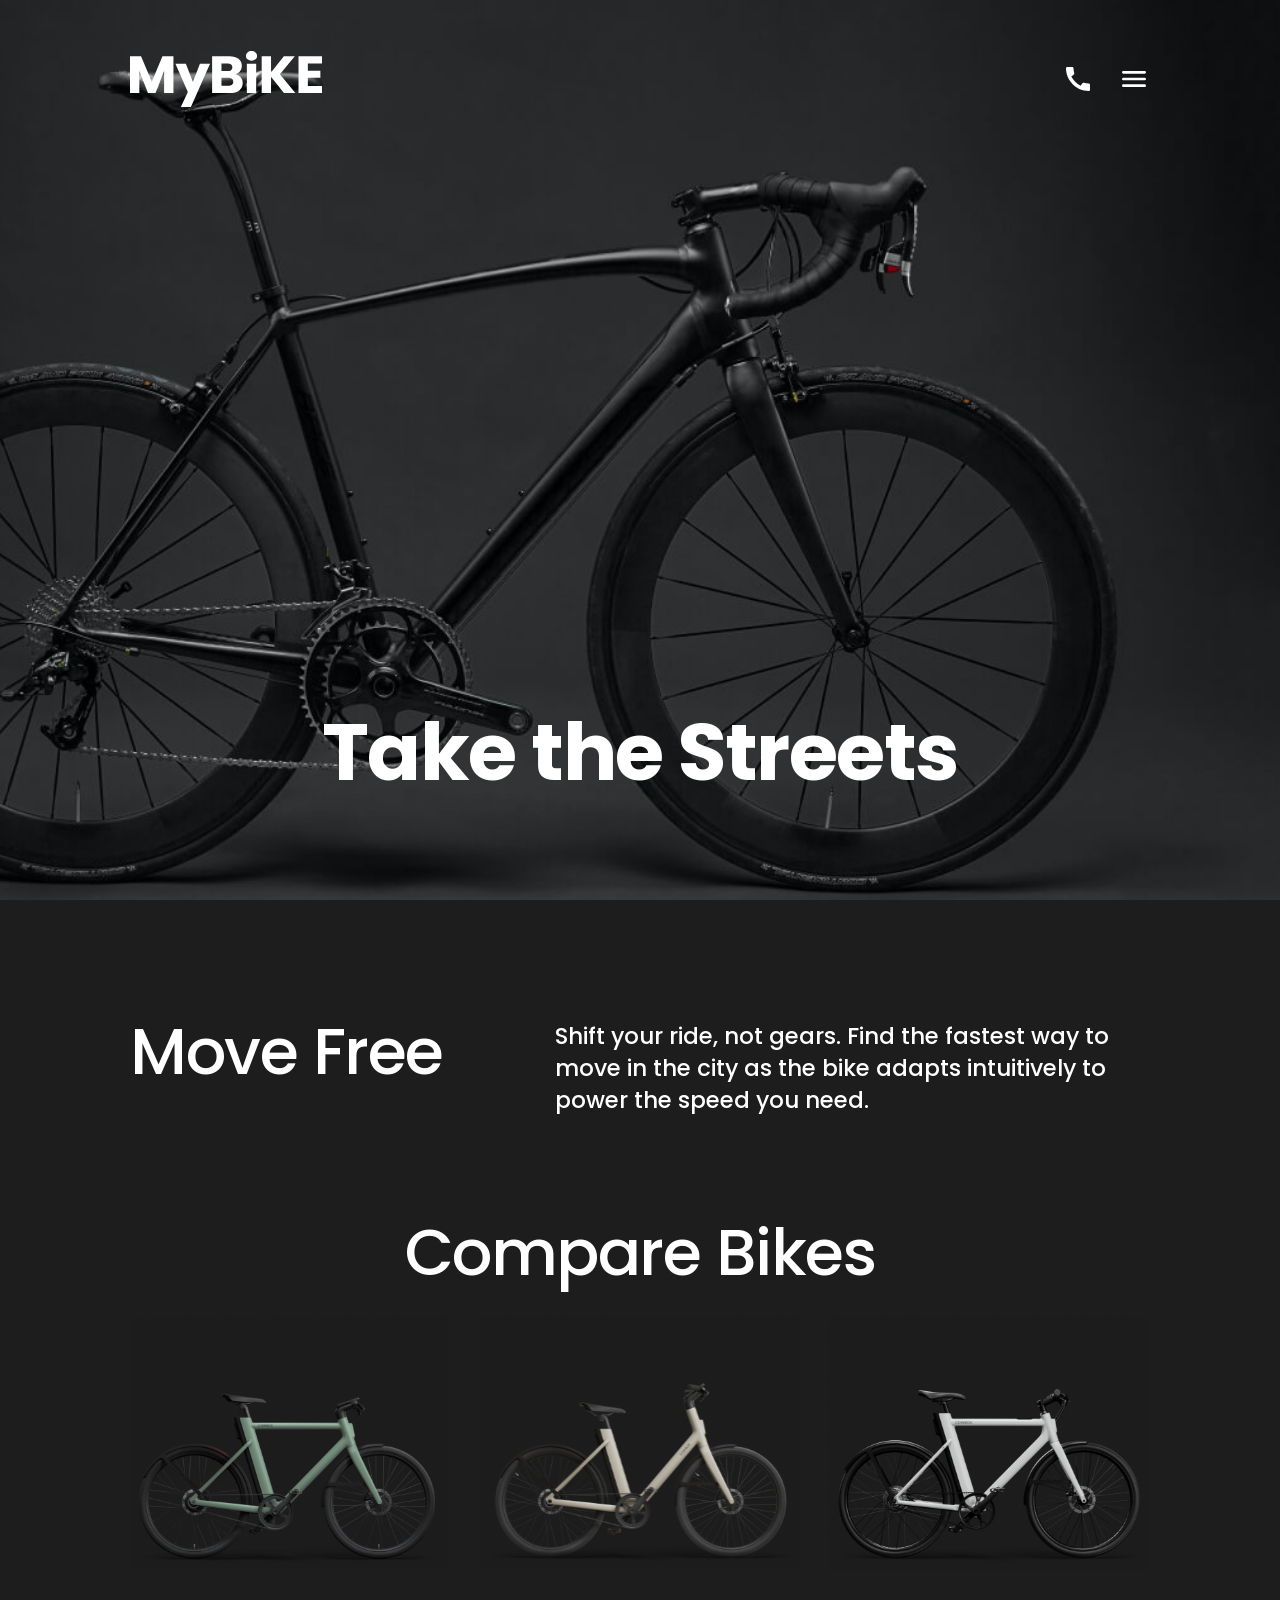
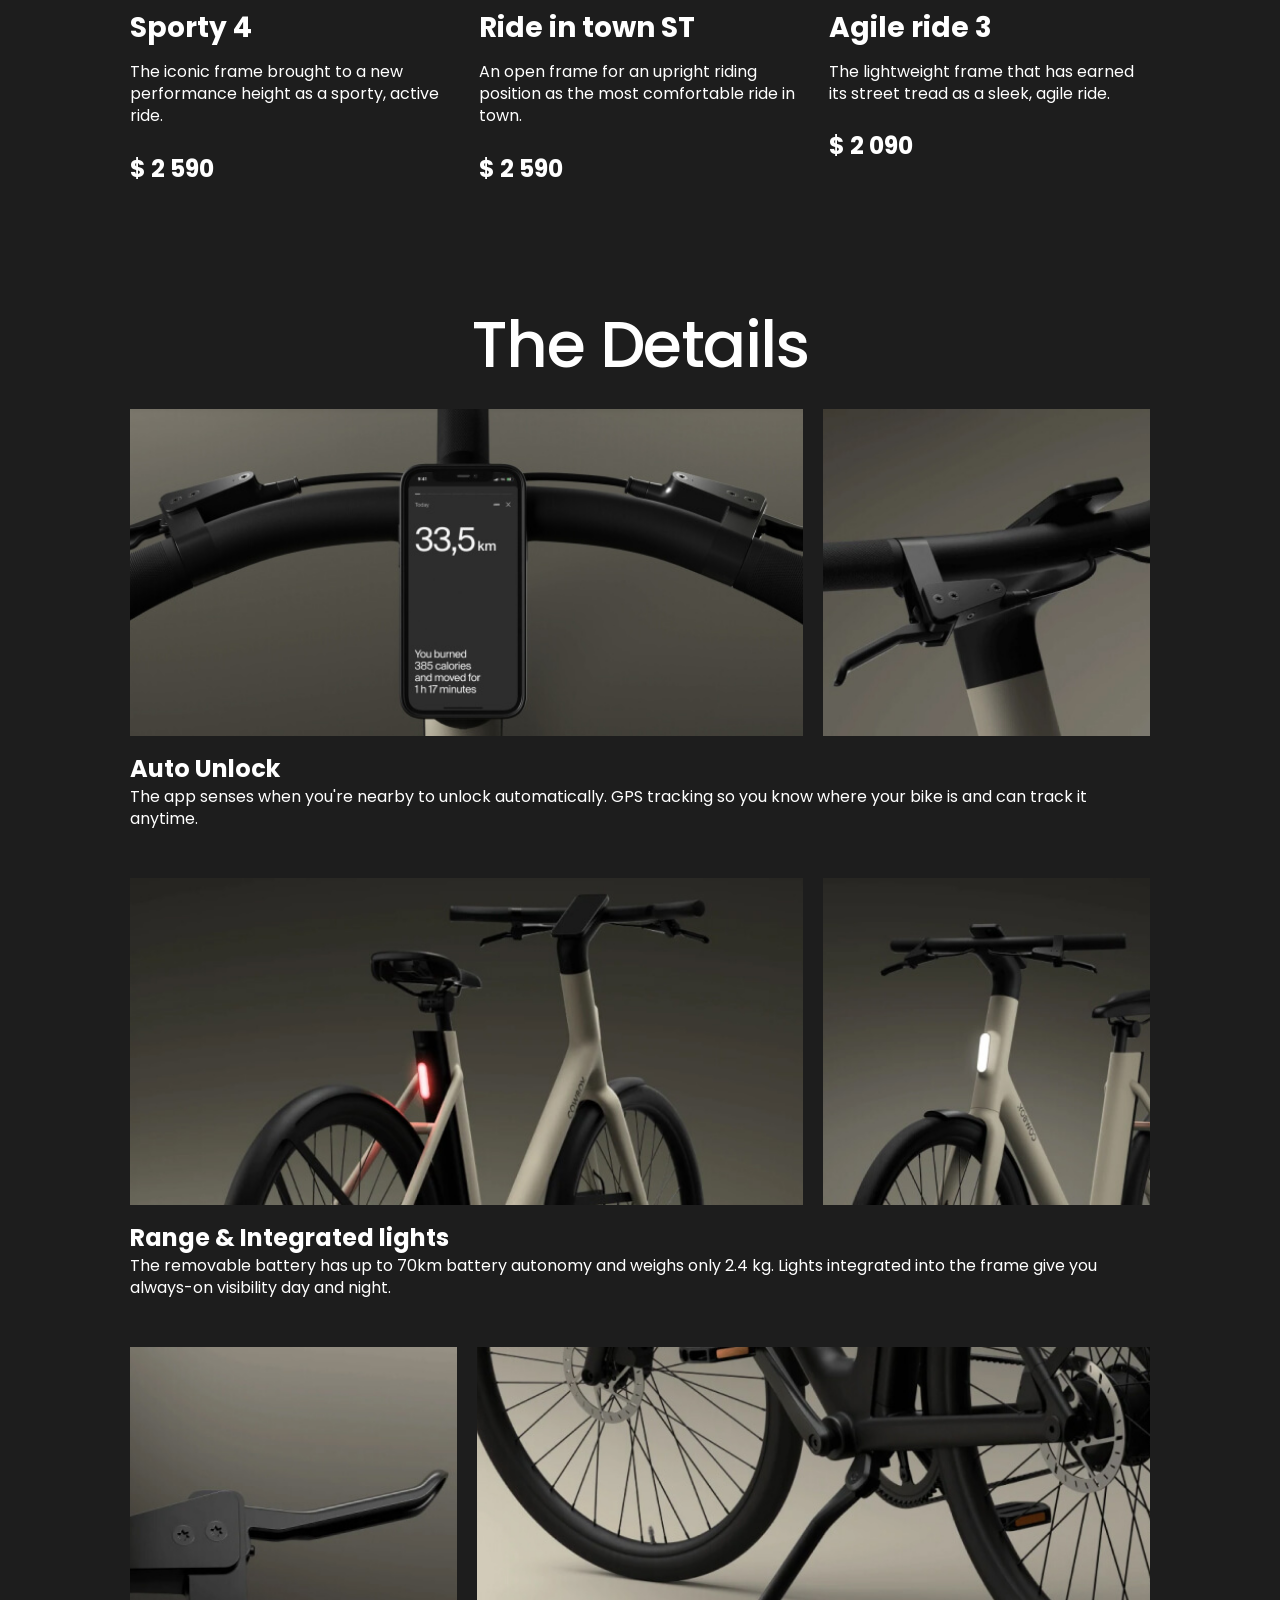
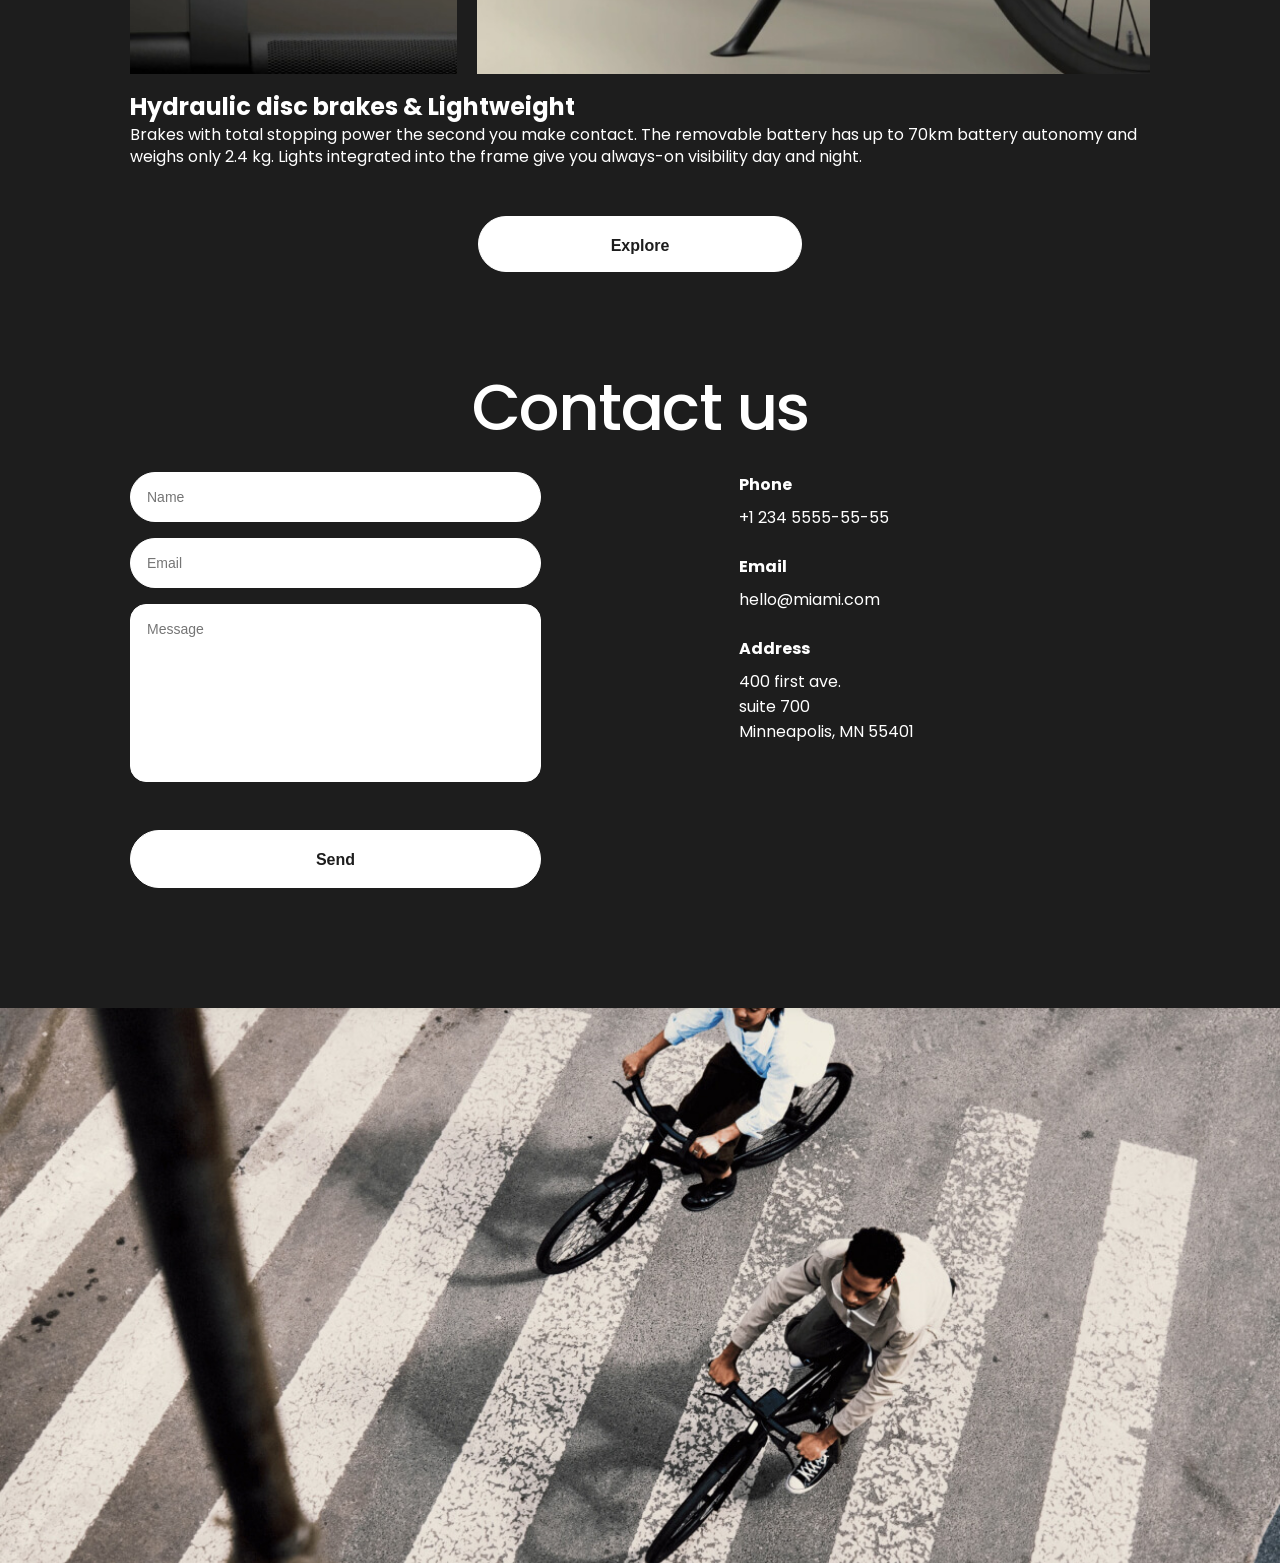
<file: index.html>
<!doctype html><html lang="en" class="page"><head><meta charset="utf-8"><meta name="viewport" content="width=device-width, initial-scale=1.0"><title>MyBike</title><link rel="icon" type="image" href="favicon.2bd4520d.svg"><link rel="preconnect" href="https://fonts.googleapis.com"><link rel="preconnect" href="https://fonts.gstatic.com"><link href="https://fonts.googleapis.com/css2?family=Poppins:wght@100;400;500;700&display=swap" rel="stylesheet"><link rel="stylesheet" href="index.dcc70037.css"><script src="index.cabb280d.js" defer></script></head><body class="page__body"> <header class="header"> <div class="container"> <div class="header__content"> <div class="top-bar"> <a href="#" class="top-bar__logo-link"> <img loading="lazy" class="top-bar__logo" src="logo-white.96647d85.svg" alt="MyBike logo"> </a> <div class="top-bar__icons"> <div class="icon__wrapper"> <a href="tel:+1 234 5555-55-55" class="icon icon--phone"></a> <div class="icon--number">+1 234 555-55-55</div> </div> <a href="#menu" class="icon icon--menu"></a> </div> </div> <div class="header__bottom"> <h1 class="header__title">Take the Streets</h1> </div> </div> </div> </header> <aside class="menu page__menu" id="menu"> <div class="container menu__container"> <div class="menu__top top-bar"> <a href="#"> <img loading="lazy" class="top-bar__logo" src="logo-black.8e3c2def.svg" alt="MyBike logo"> </a> <div class="menu__icons"> <a href="#" class="icon icon--close"></a> </div> </div> <div class="menu__bottom"> <nav class="menu__nav nav"> <ul class="nav__list"> <li class="nav__item"> <a href="#" class="nav__link"> Home </a> </li> <li class="nav__item"> <a href="#about" class="nav__link"> About Us </a> </li> <li class="nav__item"> <a href="#compare" class="nav__link"> Compare Bikes </a> </li> <li class="nav__item"> <a href="#details" class="nav__link"> Details </a> </li> <li class="nav__item"> <a href="#contact" class="nav__link"> Contacts </a> </li> </ul> </nav> <a href="tel:+1-234-5555-55-55" class="menu__phone--number"> +1 234 5555-55-55 </a> <a href="tel:+1-234-5555-55-55" class="menu__call-to-order"> Book a test ride </a> </div> </div> </aside> <main class="main"> <div class="container"> <div class="main__content"> <section class="about" id="about"> <h2 class="about__title section__title section__title--align-left"> Move Free </h2> <p class="about__info"> Shift your ride, not gears. Find the fastest way to move in the city as the bike adapts intuitively to power the speed you need. </p> </section> <section class="compare" id="compare"> <h2 class="section__title">Compare Bikes</h2> <div class="compare__products"> <article class="compare__product product"> <img loading="lazy" class="product__photo" src="product-01.66b7b64e.svg" alt="bike photo"> <h3 class="product__title">Sporty 4</h3> <p class="product__info"> The iconic frame brought to a new performance height as a sporty, active ride. </p> <p class="product__price">$ 2 590</p> </article> <article class="compare__product product"> <img loading="lazy" class="product__photo" src="product-02.39e13734.svg" alt="bike photo"> <h3 class="product__title">Ride in town ST</h3> <p class="product__info"> An open frame for an upright riding position as the most comfortable ride in town. </p> <p class="product__price">$ 2 590</p> </article> <article class="compare__product product"> <img loading="lazy" class="product__photo" src="product-03.59bcb2ab.svg" alt="bike photo"> <h3 class="product__title">Agile ride 3</h3> <p class="product__info"> The lightweight frame that has earned its street tread as a sleek, agile ride. </p> <p class="product__price">$ 2 090</p> </article> </div> </section> <section class="details" id="details"> <h2 class="section__title">The Details</h2> <div class="details__wrapper"> <article class="detail"> <div class="detail__photos"> <a href="#" class="detail__link detail__link--wide"> <img loading="lazy" src="01.e74ecef9.jpg" alt="bike1" class="detail__photo"> </a> <a href="#" class="detail__link detail__link--square"> <img loading="lazy" src="02.4c883813.jpg" alt="bike2" class="detail__photo"> </a> </div> <h3 class="detail__title">Auto Unlock</h3> <p class="detail__info"> The app senses when you're nearby to unlock automatically. GPS tracking so you know where your bike is and can track it anytime. </p> </article> <article class="detail"> <div class="detail__photos"> <a href="#" class="detail__link detail__link--wide"> <img loading="lazy" src="03.d98f867f.jpg" alt="bike3" class="detail__photo"> </a> <a href="#" class="detail__link detail__link--square"> <img loading="lazy" src="04.e4503005.jpg" alt="bike4" class="detail__photo"> </a> </div> <h3 class="detail__title">Range & Integrated lights</h3> <p class="detail__info"> The removable battery has up to 70km battery autonomy and weighs only 2.4 kg. Lights integrated into the frame give you always-on visibility day and night. </p> </article> <article class="detail"> <div class="detail__photos"> <a href="#" class="detail__link detail__link--square"> <img loading="lazy" src="05.467a2513.jpg" alt="bike5" class="detail__photo"> </a> <a href="#" class="detail__link detail__link--wide"> <img loading="lazy" src="06.21dd2013.jpg" alt="bikie6" class="detail__photo"> </a> </div> <h3 class="detail__title"> Hydraulic disc brakes & Lightweight </h3> <p class="detail__info"> Brakes with total stopping power the second you make contact. The removable battery has up to 70km battery autonomy and weighs only 2.4 kg. Lights integrated into the frame give you always-on visibility day and night. </p> </article> <button class="detail__button">Explore</button> </div> </section> <section class="contact" id="contact"> <h2 class="section__title">Contact us</h2> <div class="contact__wrapper"> <div class="contact__forms"> <form onsubmit="this.reset(); return false;" required action="#" class="contact__form"> <input required type="name" class="contact__name" placeholder="Name"> <input required type="email" class="contact__email" placeholder="Email"> <textarea required name="Message" class="contact__message" placeholder="Message"></textarea> <button type="submit" value="Submit" class="contact__button"> Send </button> </form> </div> <div class="contact__desc"> <div class="desc"> <h4 class="desc__title">Phone</h4> <a href="tel:+1 234 5555-55-55" class="desc__text">+1 234 5555-55-55</a> </div> <div class="desc"> <h4 class="desc__title">Email</h4> <a href="mailto:hello@miami.com" class="desc__text">hello@miami.com</a> </div> <div class="desc"> <h4 class="desc__title">Address</h4> <a target="_blank" href="https://www.google.com.ua/maps/@50.4689667,30.4879437,12z?hl=ru&entry=ttu&g_ep=EgoyMDI0MTAwNS4yIKXMDSoASAFQAw%3D%3D" class="desc__text"> 400 first ave. <br> suite 700 <br> Minneapolis, MN 55401 </a> </div> </div> </div> </section> </div> </div> </main> <footer class="footer"></footer> </body></html>
</file>
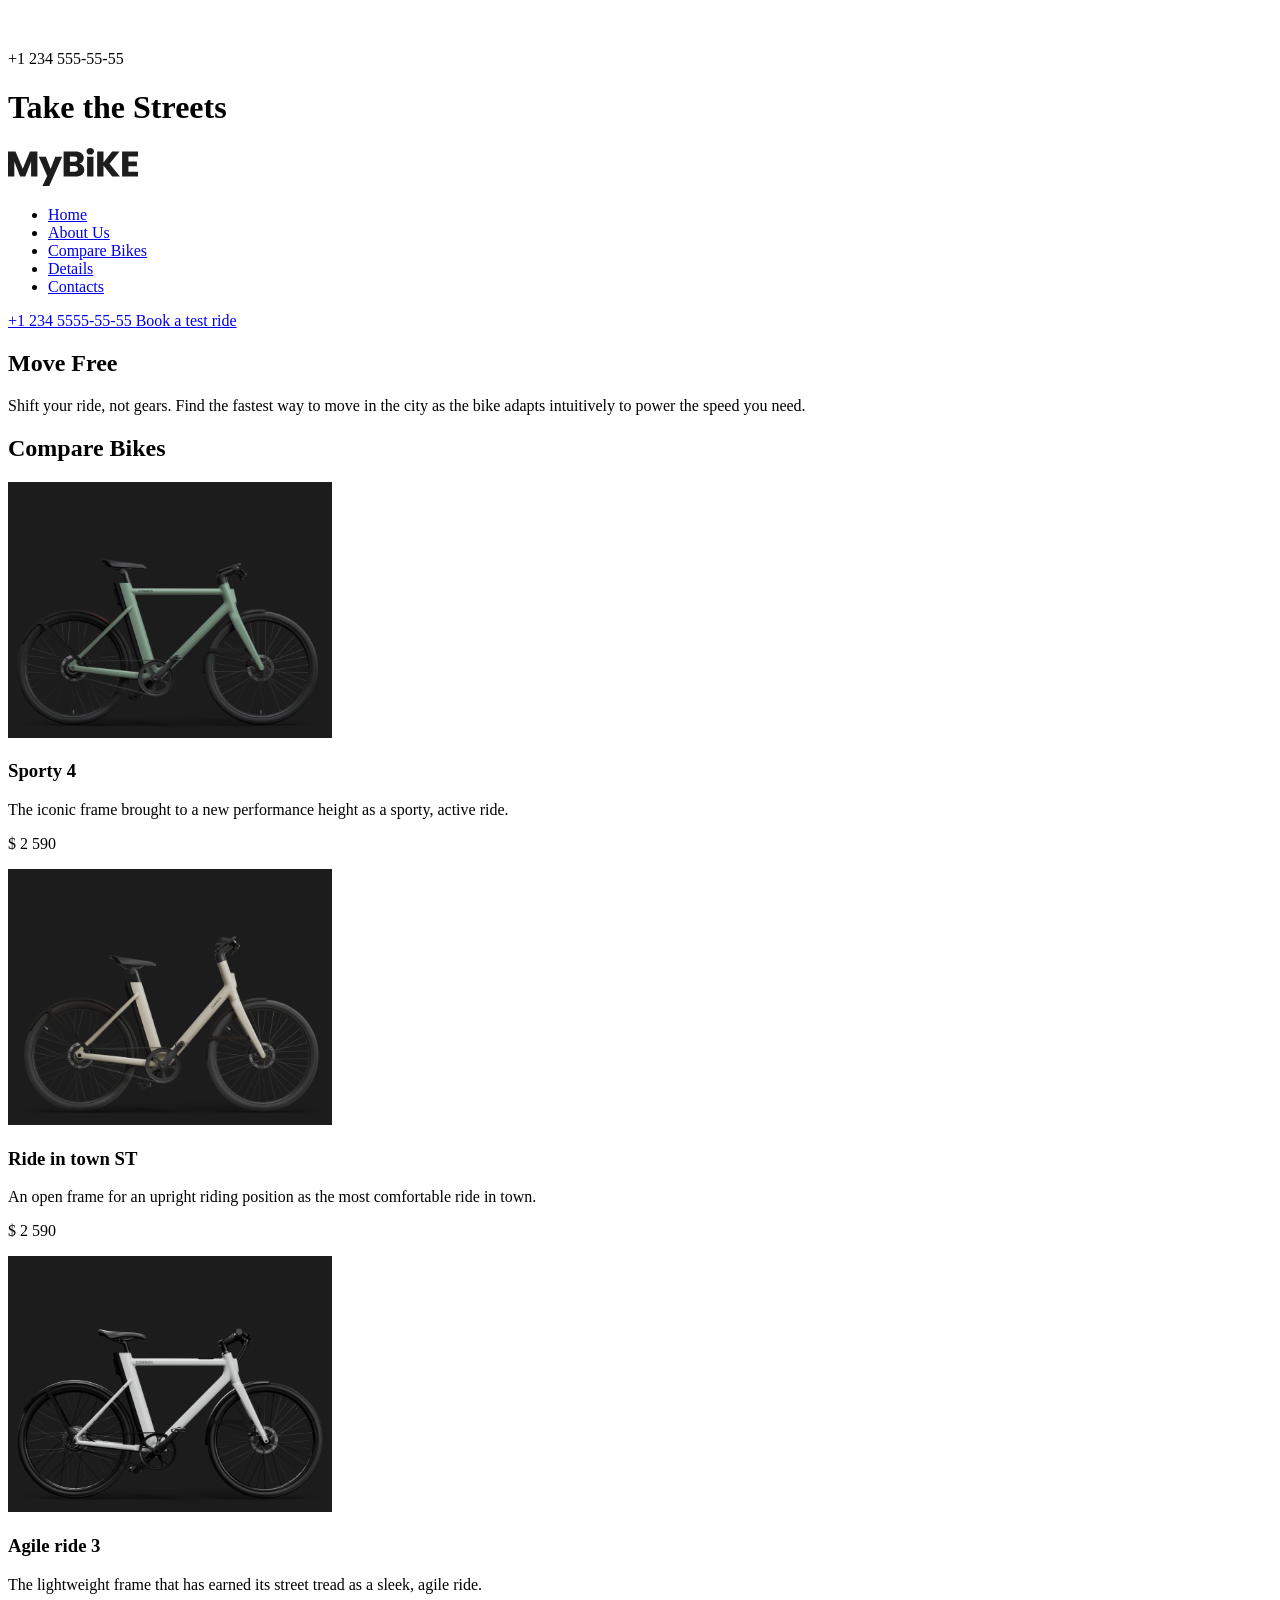
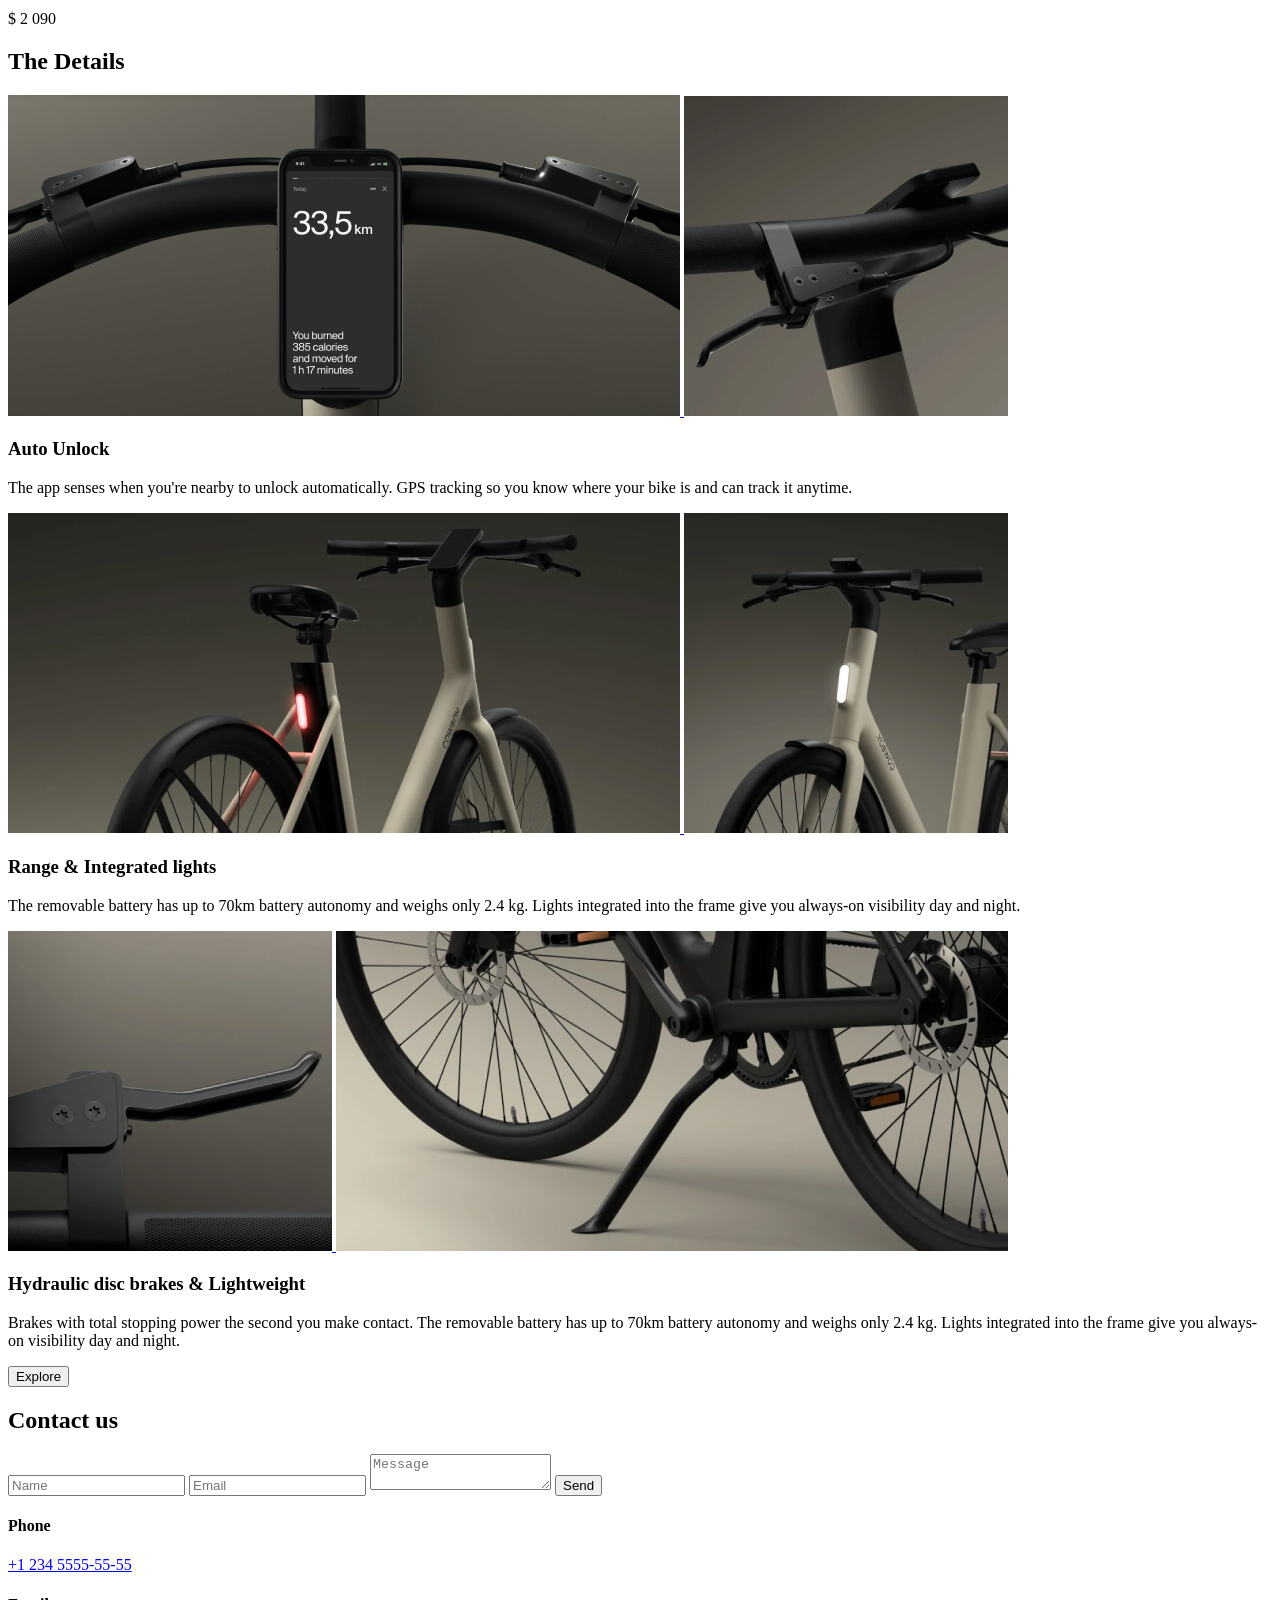
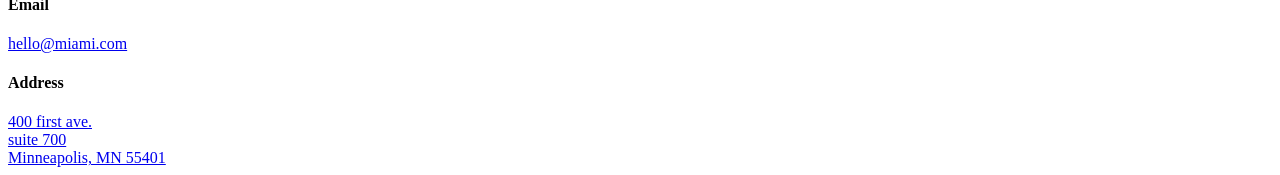
<file: src/index.html>
<!doctype html>
<html lang="en" class="page">

<head>
  <meta charset="UTF-8" />
  <meta name="viewport" content="width=device-width, initial-scale=1.0" />
  <title>MyBike</title>
  <link rel="icon" type="image" href="/src/images/favicon.svg" />
  <link rel="preconnect" href="https://fonts.googleapis.com" />
  <link rel="preconnect" href="https://fonts.gstatic.com" />
  <link href="https://fonts.googleapis.com/css2?family=Poppins:wght@100;400;500;700&display=swap" rel="stylesheet" />
  <!-- <link  rel="stylesheet"  href="./styles/main.scss"/> -->
  <link rel="stylesheet" href="./styles/style.scss" />
  <script src="scripts/main.js" defer></script>
</head>

<body class="page__body">
  <header class="header">
    <div class="container">
      <div class="header__content">
        <div class="top-bar">
          <a href="#" class="top-bar__logo-link">
            <img loading="lazy" loading="lazy" class="top-bar__logo" src="/src/images/logo-white.svg"
              alt="MyBike logo" />
          </a>

          <div class="top-bar__icons">
            <div class="icon__wrapper">
              <a href="tel:+1 234 5555-55-55" class="icon icon--phone"></a>
              <div class="icon--number">+1 234 555-55-55</div>
            </div>
            <a href="#menu" class="icon icon--menu"></a>
          </div>
        </div>

        <div class="header__bottom">
          <h1 class="header__title">Take the Streets</h1>
        </div>
      </div>
    </div>
  </header>

  <aside class="page__menu menu" id="menu">
    <div class="container menu__container">
      <div class="top-bar menu__top ">
        <a href="#">
          <img loading="lazy" class="top-bar__logo" src="/src/images/logo-black.svg" alt="MyBike logo" />
        </a>
        <div class="menu__icons ">
          <a href="#" class="icon icon--close"></a>
        </div>
      </div>

      <div class="menu__bottom">
        <nav class="nav menu__nav">
          <ul class="nav__list">
            <li class="nav__item">
              <a href="#" class="nav__link">
                Home
              </a>
            </li>
            <li class="nav__item">
              <a href="#about" class="nav__link">
                About Us
              </a>
            </li>
            <li class="nav__item">
              <a href="#compare" class="nav__link">
                Compare Bikes
              </a>
            </li>
            <li class="nav__item">
              <a href="#details" class="nav__link">
                Details
              </a>
            </li>
            <li class="nav__item">
              <a href="#contact" class="nav__link">
                Contacts
              </a>
            </li>
          </ul>
        </nav>

        <a href="tel:+1-234-5555-55-55" class="menu__phone--number">
          +1 234 5555-55-55
        </a>

        <a href="tel:+1-234-5555-55-55" class="menu__call-to-order">
          Book a test ride
        </a>
      </div>
    </div>
  </aside>

  <main class="main">
    <div class="container">
      <div class="main__content">
        <section class="about" id="about">
          <h2 class="about__title section__title section__title--align-left">
            Move Free
          </h2>
          <p class="about__info">
            Shift your ride, not gears. Find the fastest way to move in the
            city as the bike adapts intuitively to power the speed you need.
          </p>
        </section>

        <section class="compare" id="compare">
          <h2 class="section__title">Compare Bikes</h2>

          <div class="compare__products">
            <article class="product compare__product">
              <img loading="lazy" class="product__photo" src="/src/images/main/product-01.svg" alt="bike photo" />
              <h3 class="product__title">Sporty 4</h3>
              <p class="product__info">
                The iconic frame brought to a new performance height as a
                sporty, active ride.
              </p>
              <p class="product__price">$ 2 590</p>
            </article>
            <article class="product compare__product">
              <img loading="lazy" class="product__photo" src="/src/images/main/product-02.svg" alt="bike photo" />
              <h3 class="product__title">Ride in town ST</h3>
              <p class="product__info">
                An open frame for an upright riding position as the most
                comfortable ride in town.
              </p>
              <p class="product__price">$ 2 590</p>
            </article>
            <article class="product compare__product">
              <img loading="lazy" class="product__photo" src="/src/images/main/product-03.svg" alt="bike photo" />
              <h3 class="product__title">Agile ride 3</h3>
              <p class="product__info">
                The lightweight frame that has earned its street tread as a
                sleek, agile ride.
              </p>
              <p class="product__price">$ 2 090</p>
            </article>
          </div>
        </section>

        <section class="details" id="details">
          <h2 class="section__title">The Details</h2>

          <div class="details__wrapper">
            <article class="detail">
              <div class="detail__photos">
                <a href="#" class="detail__link detail__link--wide">
                  <img loading="lazy" src="/src/images/detail/01.jpg" alt="bike1" class="detail__photo" />
                </a>
                <a href="#" class="detail__link detail__link--square">
                  <img loading="lazy" src="/src/images/detail/02.jpg" alt="bike2" class="detail__photo" />
                </a>
              </div>

              <h3 class="detail__title">Auto Unlock</h3>
              <p class="detail__info">
                The app senses when you're nearby to unlock automatically. GPS
                tracking so you know where your bike is and can track it
                anytime.
              </p>
            </article>

            <article class="detail">
              <div class="detail__photos">
                <a href="#" class="detail__link detail__link--wide">
                  <img loading="lazy" src="/src/images/detail/03.jpg" alt="bike3" class="detail__photo" />
                </a>
                <a href="#" class="detail__link detail__link--square">
                  <img loading="lazy" src="/src/images/detail/04.jpg" alt="bike4" class="detail__photo" />
                </a>
              </div>
              <h3 class="detail__title">Range & Integrated lights</h3>
              <p class="detail__info">
                The removable battery has up to 70km battery autonomy and
                weighs only 2.4 kg. Lights integrated into the frame give you
                always-on visibility day and night.
              </p>
            </article>

            <article class="detail">
              <div class="detail__photos">
                <a href="#" class="detail__link detail__link--square">
                  <img loading="lazy" src="/src/images/detail/05.jpg" alt="bike5" class="detail__photo" />
                </a>
                <a href="#" class="detail__link detail__link--wide">
                  <img loading="lazy" src="/src/images/detail/06.jpg" alt="bikie6" class="detail__photo" />
                </a>
              </div>
              <h3 class="detail__title">
                Hydraulic disc brakes & Lightweight
              </h3>
              <p class="detail__info">
                Brakes with total stopping power the second you make contact.
                The removable battery has up to 70km battery autonomy and
                weighs only 2.4 kg. Lights integrated into the frame give you
                always-on visibility day and night.
              </p>
            </article>

            <button class="detail__button">Explore</button>
          </div>
        </section>

        <section class="contact" id="contact">
          <h2 class="section__title">Contact us</h2>

          <div class="contact__wrapper">
            <div class="contact__forms">
              <form onsubmit="this.reset(); return false;" required action="#" class="contact__form">
                <input required type="name" class="contact__name" placeholder="Name" />
                <input required type="email" class="contact__email" placeholder="Email" />
                <textarea required name="Message" class="contact__message" placeholder="Message"></textarea>
                <button type="submit" value="Submit" class="contact__button">
                  Send
                </button>
              </form>
            </div>

            <div class="contact__desc">
              <div class="desc">
                <h4 class="desc__title">Phone</h4>
                <a href="tel:+1 234 5555-55-55" class="desc__text">+1 234 5555-55-55</a>
              </div>
              <div class="desc">
                <h4 class="desc__title">Email</h4>
                <a href="mailto:hello@miami.com" class="desc__text">hello@miami.com</a>
              </div>
              <div class="desc">
                <h4 class="desc__title">Address</h4>
                <a target="_blank"
                  href="https://www.google.com.ua/maps/@50.4689667,30.4879437,12z?hl=ru&entry=ttu&g_ep=EgoyMDI0MTAwNS4yIKXMDSoASAFQAw%3D%3D"
                  class="desc__text">
                  400 first ave.
                  <br />
                  suite 700
                  <br />
                  Minneapolis, MN 55401
                </a>
              </div>
            </div>
          </div>
        </section>
      </div>
    </div>
  </main>

  <footer class="footer"></footer>
</body>

</html>
</file>
<file: index.dcc70037.css>
.container{padding-left:20px;padding-right:20px}@media (min-width:576px){.container{padding-left:72px;padding-right:72px}}@media (min-width:1024px){.container{max-width:1020px;margin-left:auto;margin-right:auto;padding-left:120px;padding-right:120px}}body{background-color:#1d1d1d;margin:0}.page{color:#fff;scroll-behavior:smooth;font-family:Poppins,sans-serif;font-size:16px;font-weight:400}.page__body{min-width:320px;margin:0}.page__menu{opacity:0;pointer-events:none;transition:all .3s;position:fixed;top:0;left:0;right:0;transform:translate(-100%)}.page__menu:target{opacity:1;pointer-events:all;transform:translate(0)}.page:has(.page__menu:target){overflow-y:hidden}.header{background-image:url(header-bg-mobile.caa03ec0.jpg);background-position:100%;background-size:cover}@media (min-width:576px){.header{background-image:url(header-bg-tablet.1793a8b6.jpg)}}@media (min-width:1024px){.header{background-image:url(header-bg-desktop.8011ed3a.jpg)}}.header__content{-ms-flex-direction:column;flex-direction:column;-ms-flex-pack:justify;justify-content:space-between;height:100vh;display:-ms-flexbox;display:flex}.header__icons{gap:24px;display:-ms-flexbox;display:flex}.header__title{text-align:center;letter-spacing:-1.5px;margin:0;font-size:36px;font-weight:700;line-height:36px}@media (min-width:576px){.header__title{font-size:40px}}@media (min-width:1024px){.header__title{font-size:80px}}.header__bottom{padding-bottom:88px}@media (min-width:576px){.header__bottom{padding-bottom:130px}}button,a{cursor:pointer}.top-bar{-ms-flex-pack:justify;justify-content:space-between;-ms-flex-align:center;align-items:center;padding-top:24px;padding-bottom:24px;display:-ms-flexbox;display:flex}@media (min-width:576px){.top-bar{height:110px}}.top-bar__icons{gap:24px;display:-ms-flexbox;display:flex}.top-bar__logo-link{display:-ms-flexbox;display:flex}.top-bar__logo{height:38px;transition:transform .3s}@media (min-width:576px){.top-bar__logo{height:56px}}.top-bar__logo:hover{transform:scale(1.2)}.icon{background-size:cover;width:24px;height:24px;transition:transform .3s;display:block}.icon:hover{transform:scale(1.2)}@media (min-width:576px){.icon{width:32px;height:32px}}.icon__wrapper{position:relative}.icon--number{color:#fff;opacity:0;letter-spacing:2px;padding:10px;font-size:12px;font-weight:700;line-height:16px;transition:all .3s;position:absolute;top:-5px;left:-140px}@media (min-width:1024px){.icon__wrapper:hover .icon--number{opacity:1;transform:translate(-30px)}}.icon--phone{background-image:url(icon-phone.26299131.svg)}.icon--menu{background-image:url(icon-burger-menu.9d5d39a9.svg)}.icon--menu:hover{background-image:url(icon-burger-menu-hover.d4e17b24.svg)}.icon--close{background-image:url(icon-close.a33213b2.svg)}.menu{box-sizing:border-box;z-index:5;text-transform:uppercase;background-color:#c2c2c2;height:100vh;font-weight:600;overflow-y:auto}.menu__nav{margin-bottom:40px}.menu__phone--number{color:#1d1d1d;margin-bottom:16px;font-size:16px;line-height:27px;text-decoration:none;display:block}.menu__call-to-order{color:#1d1d1d;letter-spacing:2px;border-bottom:1px solid #1d1d1d;width:fit-content;padding-bottom:7px;font-size:12px;line-height:16px;text-decoration:none;display:block}.nav__list{-ms-flex-direction:column;flex-direction:column;gap:32px;margin:0;padding:0;list-style:none;display:-ms-flexbox;display:flex}.nav__link{color:#1d1d1d;letter-spacing:2px;font-size:22px;line-height:22px;text-decoration:none;position:relative}.nav__link:after{content:"";transform-origin:0;background-color:#1d1d1d;width:100%;height:1px;transition:transform .3s;display:block;position:absolute;bottom:-8px;transform:scale(0)}.nav__link:hover:after{transform:scale(1)}.section__title{text-align:center;letter-spacing:-1.5px;margin:0 0 48px;font-size:32px;font-weight:500;line-height:32px}@media (min-width:576px){.section__title{font-size:48px}}@media (min-width:1024px){.section__title{font-size:64px}}.section__title--align-left{text-align:left;margin-bottom:32px}.main__content{row-gap:92px;padding-top:92px;padding-bottom:92px;display:grid}@media (min-width:576px){.main__content{row-gap:120px;padding-top:120px;padding-bottom:120px}}.about{--columns:2;grid-template-columns:repeat(var(--columns),1fr);row-gap:32px;display:grid}@media (min-width:576px){.about{--columns:6}}@media (min-width:1024px){.about{--columns:12}}.about__title{grid-column:1/-1}@media (min-width:576px){.about__title{grid-column:1/4}}@media (min-width:1024px){.about__title{grid-column:1/6;-ms-flex-item-align:center;align-self:center}}.about__info{grid-column:1/-1;margin:0;font-size:23px;font-weight:500;line-height:32.2px}@media (min-width:576px){.about__info{grid-column:4/-1}}@media (min-width:1024px){.about__info{grid-column:6/-1}}@media (min-width:576px){.about{row-gap:24px}}.product{font-size:24px;font-weight:700;line-height:33.6px}.product__photo{width:100%;transition:all .3s}.product__photo:hover{border-radius:10px;transform:scale(1.05);box-shadow:1px 4px 16px rgba(232,232,240,.4)}.product__title{margin-top:32px;margin-bottom:8px}.product__info{font-size:16px;font-weight:400;line-height:22.4px}.compare__products{--columns:2;grid-template-columns:repeat(var(--columns),1fr);row-gap:40px;display:grid}@media (min-width:576px){.compare__products{--columns:6}}@media (min-width:1024px){.compare__products{--columns:12}}@media (min-width:576px){.compare__products{row-gap:48px}}@media (min-width:1024px){.compare__products{column-gap:28px}}.compare__product{grid-column:1/-1}@media (min-width:576px){.compare__product{grid-column:2/-2}}@media (min-width:1024px){.compare__product{grid-column:span 4}}.details__wrapper{row-gap:40px;display:grid}@media (min-width:576px){.details__wrapper{row-gap:48px}}.detail__photos{--columns:2;grid-template-columns:repeat(var(--columns),1fr);gap:32px 20px;margin-bottom:16px;display:grid}@media (min-width:576px){.detail__photos{--columns:6}}@media (min-width:1024px){.detail__photos{--columns:12}}.detail__link{position:relative}@media (min-width:576px){.detail__link--wide{grid-column:span 4}}@media (min-width:1024px){.detail__link--wide{grid-column:span 8}}.detail__link--square{height:0;padding-bottom:100%}@media (min-width:576px){.detail__link--square{grid-column:span 2}}@media (min-width:1024px){.detail__link--square{grid-column:span 4}}.detail__photo{object-fit:cover;width:100%;height:100%;transition:all .3s ease-in;position:absolute}.detail__photo:hover{transform:scale(1.05)}.detail__title{margin:0;font-size:24px;font-weight:700;line-height:33.6px}.detail__info{margin:0;font-size:16px;font-weight:400;line-height:22.4px}.detail__button{color:#1d1d1d;box-sizing:border-box;background-color:#fff;border:1px solid #fff;border-radius:40px;justify-self:center;height:56px;padding:14.5px 108.5px;font-family:Popins,sans-serif;font-size:16px;font-weight:700;line-height:27px;transition:all .3s ease-in}@media (min-width:576px){.detail__button{padding:14.5px 165.5px}}@media (min-width:1024px){.detail__button{padding:14.5px 131.5px}}.detail__button:hover{color:#fff;background-color:#1d1d1d;border:1px solid #000;transform:translateY(5px)}.contact__wrapper{row-gap:48px;display:grid}@media (min-width:576px){.contact__wrapper{--columns:2;grid-template-columns:repeat(var(--columns),1fr);gap:32px 24px;display:grid}}@media (min-width:576px) and (min-width:576px){.contact__wrapper{--columns:6}}@media (min-width:576px) and (min-width:1024px){.contact__wrapper{--columns:12}}.contact__form{-ms-flex-direction:column;flex-direction:column;gap:16px;display:-ms-flexbox;display:flex}.contact input,.contact textarea:focus{outline:none}@media (min-width:576px){.contact__forms{grid-column:1/4}}@media (min-width:1024px){.contact__forms{grid-column:1/6}}.contact__name,.contact__email{border:1px solid #fff;border-radius:40px;padding:14px 16px;font-size:14px;font-weight:400;line-height:20px}.contact__message{border:1px solid #fff;border-radius:16px;height:148px;padding:14px 16px;font-family:Popins,sans-serif;font-size:14px;font-weight:400;line-height:20px}.contact__button{box-sizing:border-box;color:#1d1d1d;background-color:#fff;border:1px solid #fff;border-radius:40px;-ms-flex-pack:center;justify-content:center;-ms-flex-item-align:center;align-self:center;width:100%;margin-top:32px;padding:14.5px 0;font-family:Popins,sans-serif;font-size:16px;font-weight:700;line-height:27px;transition:all .3s}.contact__button:hover,.contact__button:active{box-shadow:1px 4px 16px rgba(232,232,240,.4)}.contact__desc{-ms-flex-direction:column;flex-direction:column;gap:24px;display:-ms-flexbox;display:flex}@media (min-width:576px){.contact__desc{grid-column:4/-1}}@media (min-width:1024px){.contact__desc{grid-column:8/11}}.desc__text{color:#fff;margin:0;text-decoration:none;transition:color .3s;position:relative}.desc__text:hover{color:#959494}.desc__title{margin:0 0 8px}textarea{resize:none}.footer{background-image:url(footer-bg-mobile.98a31d77.jpg);background-position:50%;background-size:cover;width:100%;height:200px}@media (min-width:576px){.footer{background-image:url(footer-bg-tablet.209085e2.jpg);height:480px}}@media (min-width:1024px){.footer{background-image:url(footer-bg-desktop.09322ed7.jpg);background-position:top;height:555px}}
/*# sourceMappingURL=index.dcc70037.css.map */
</file>
